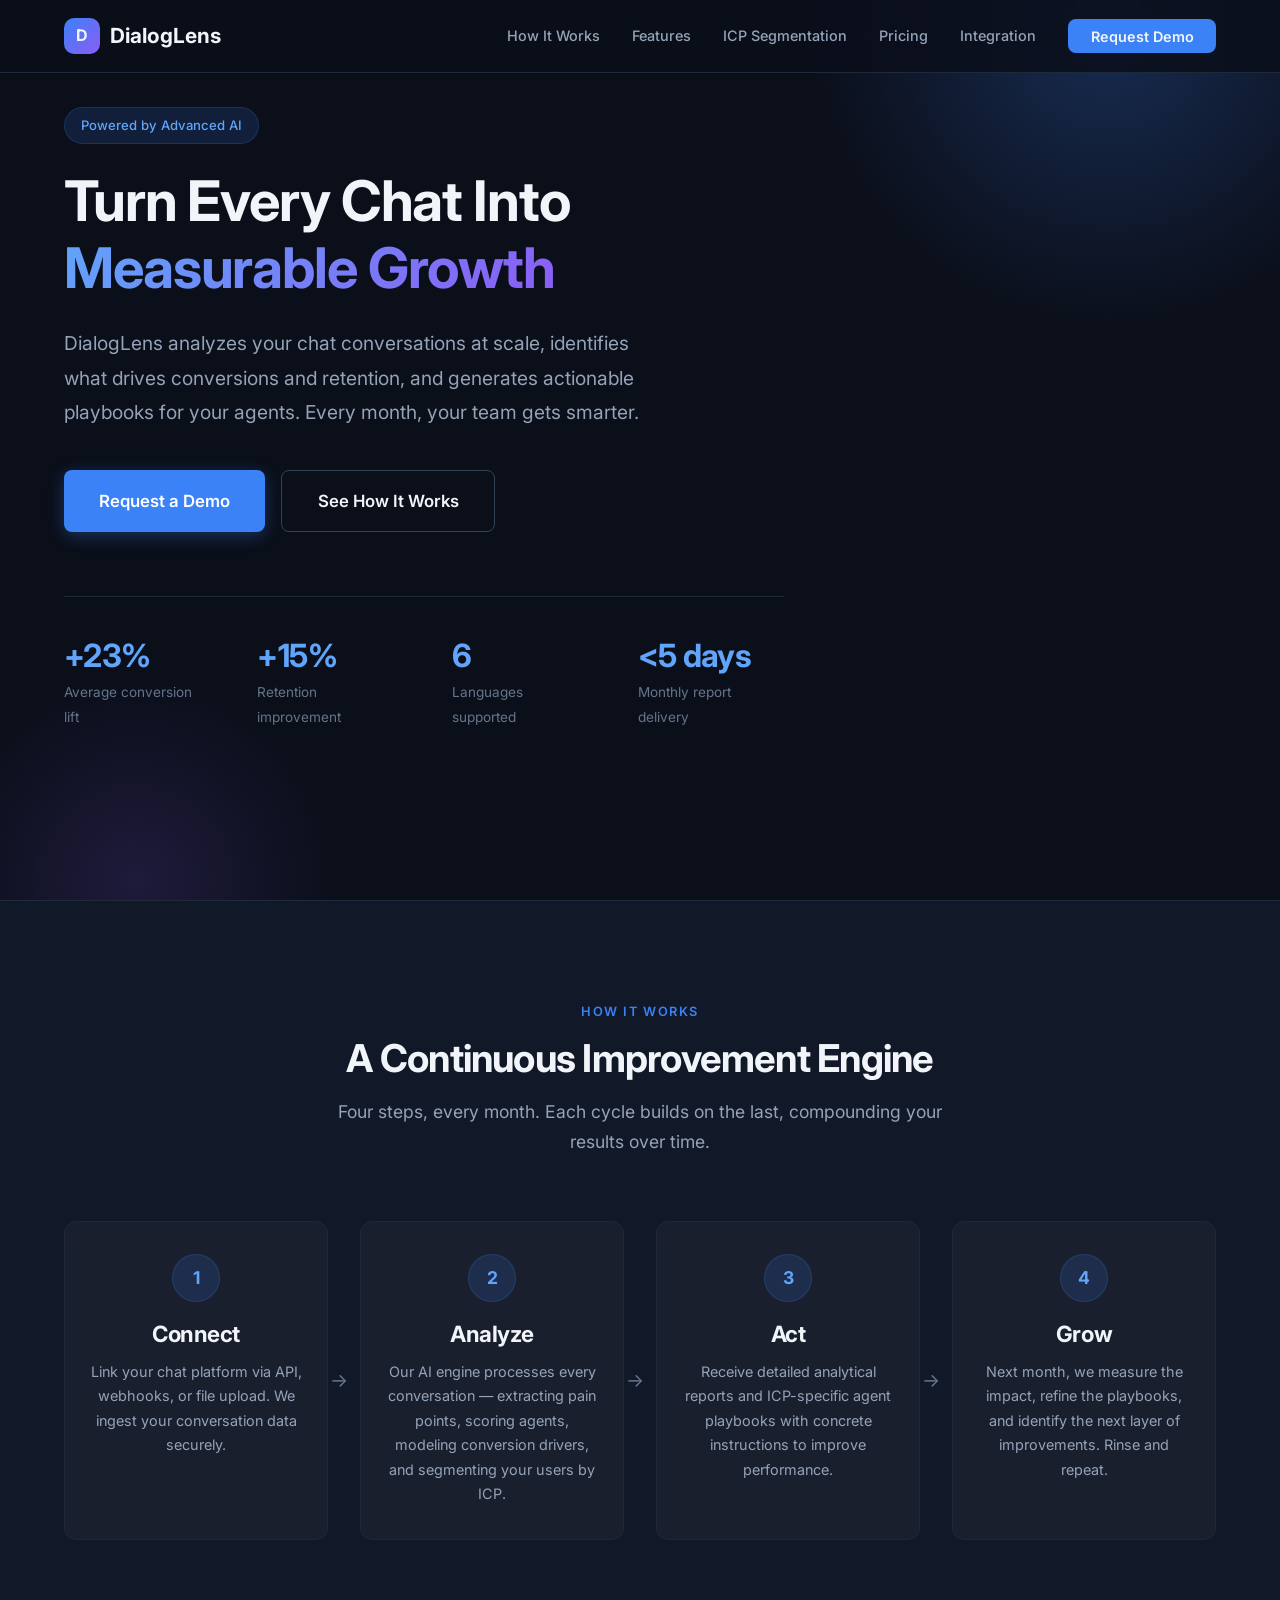
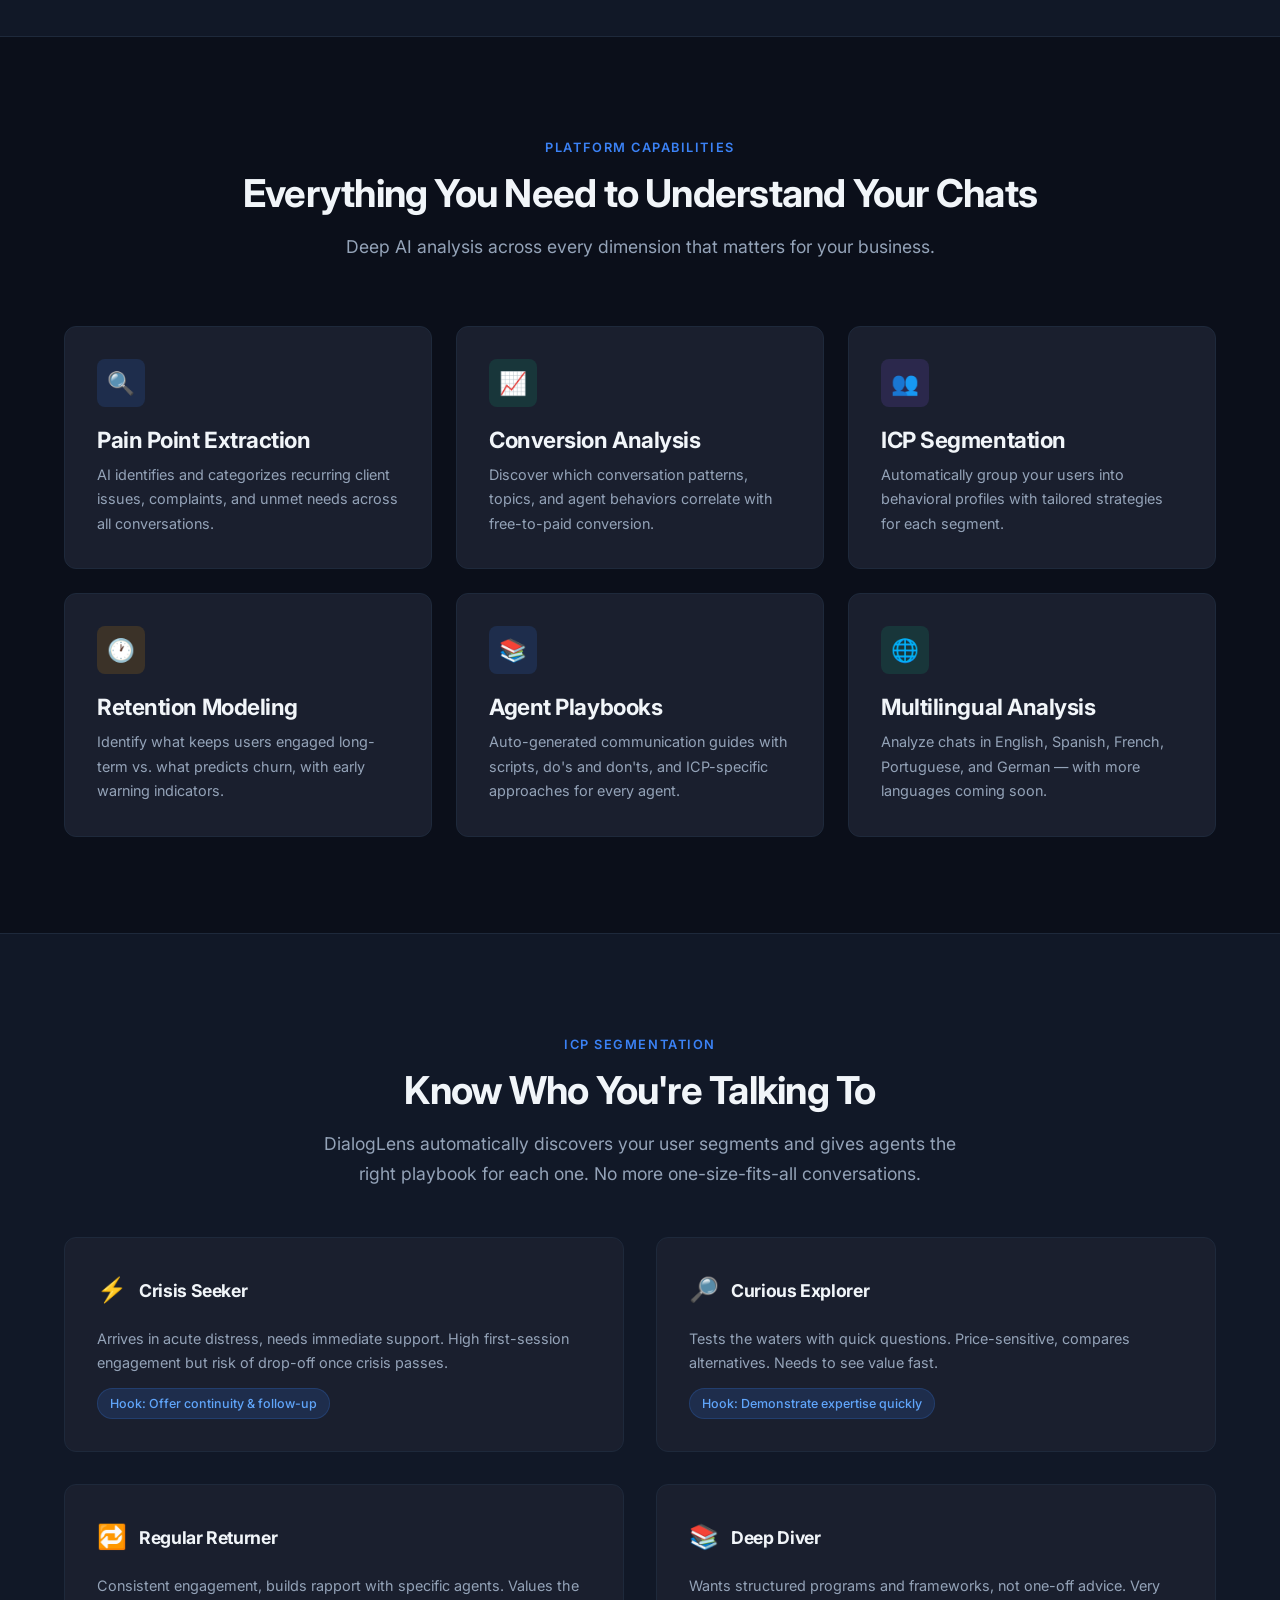
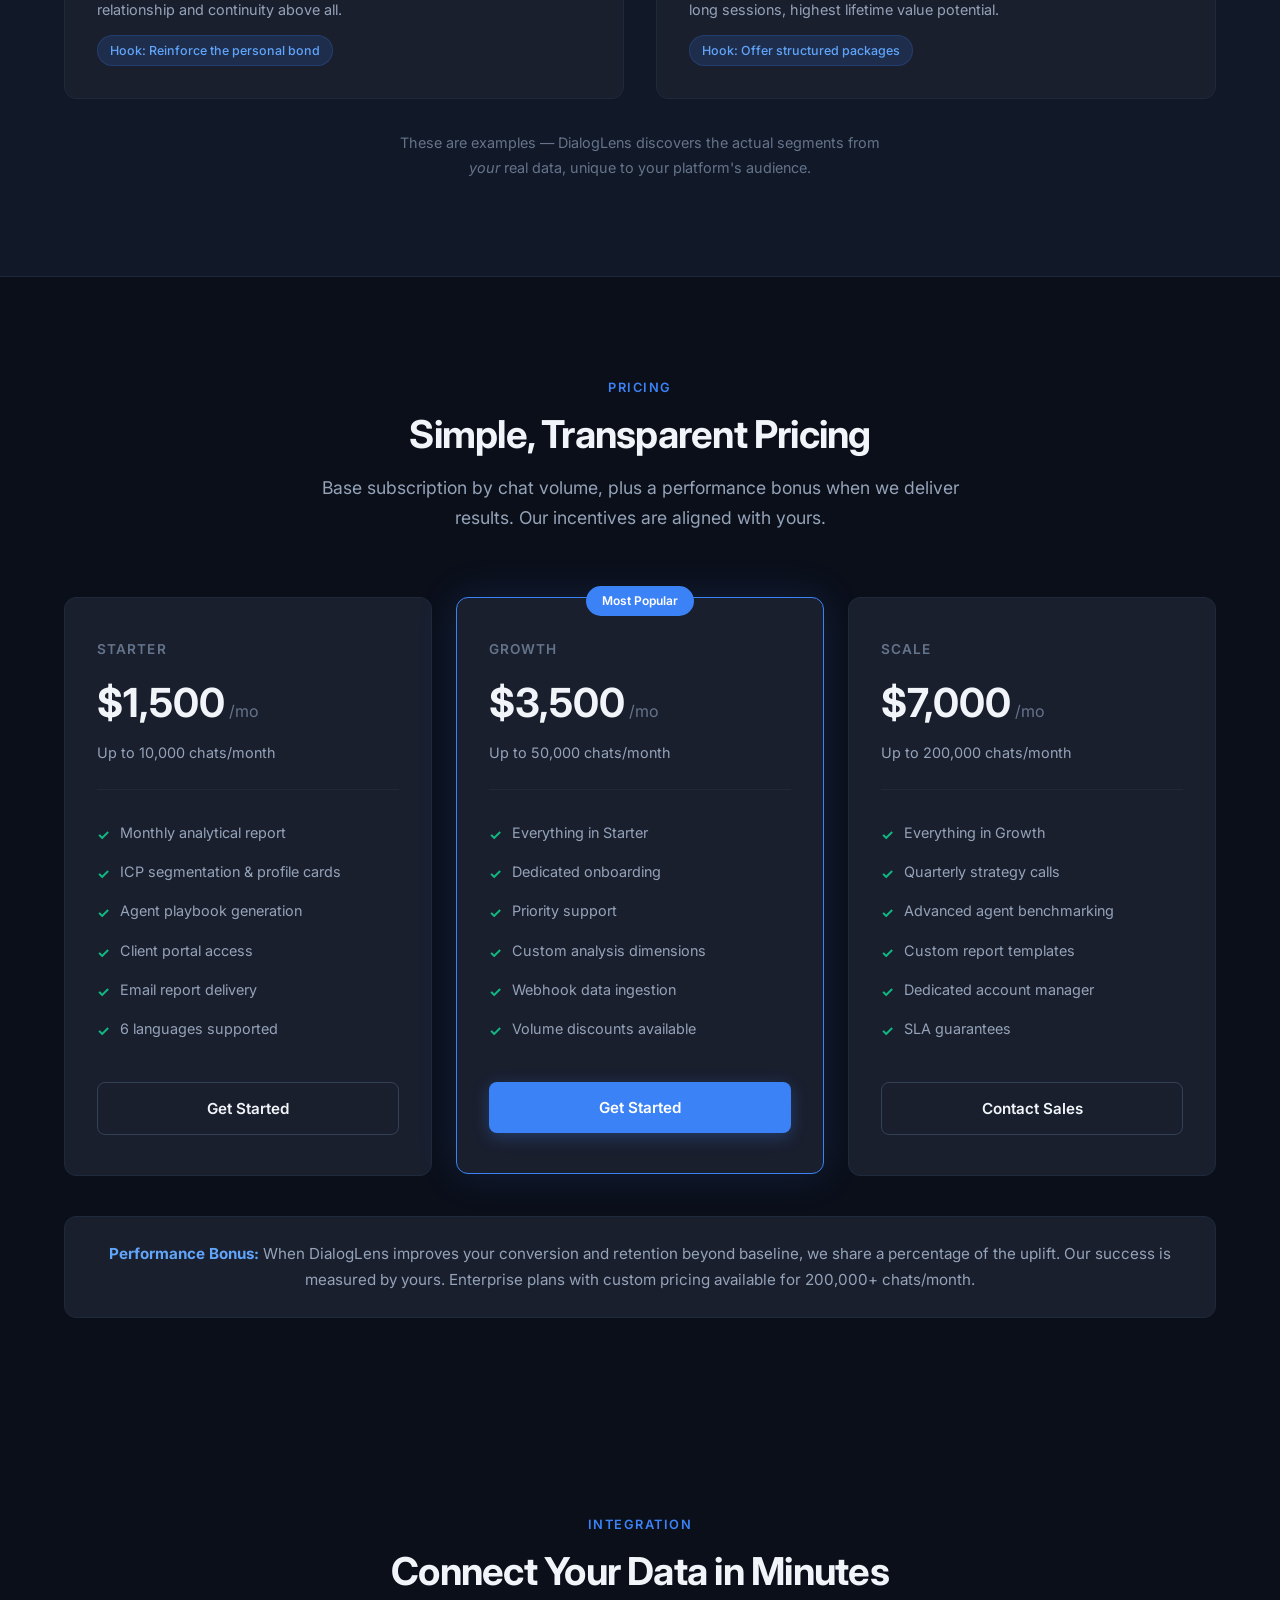
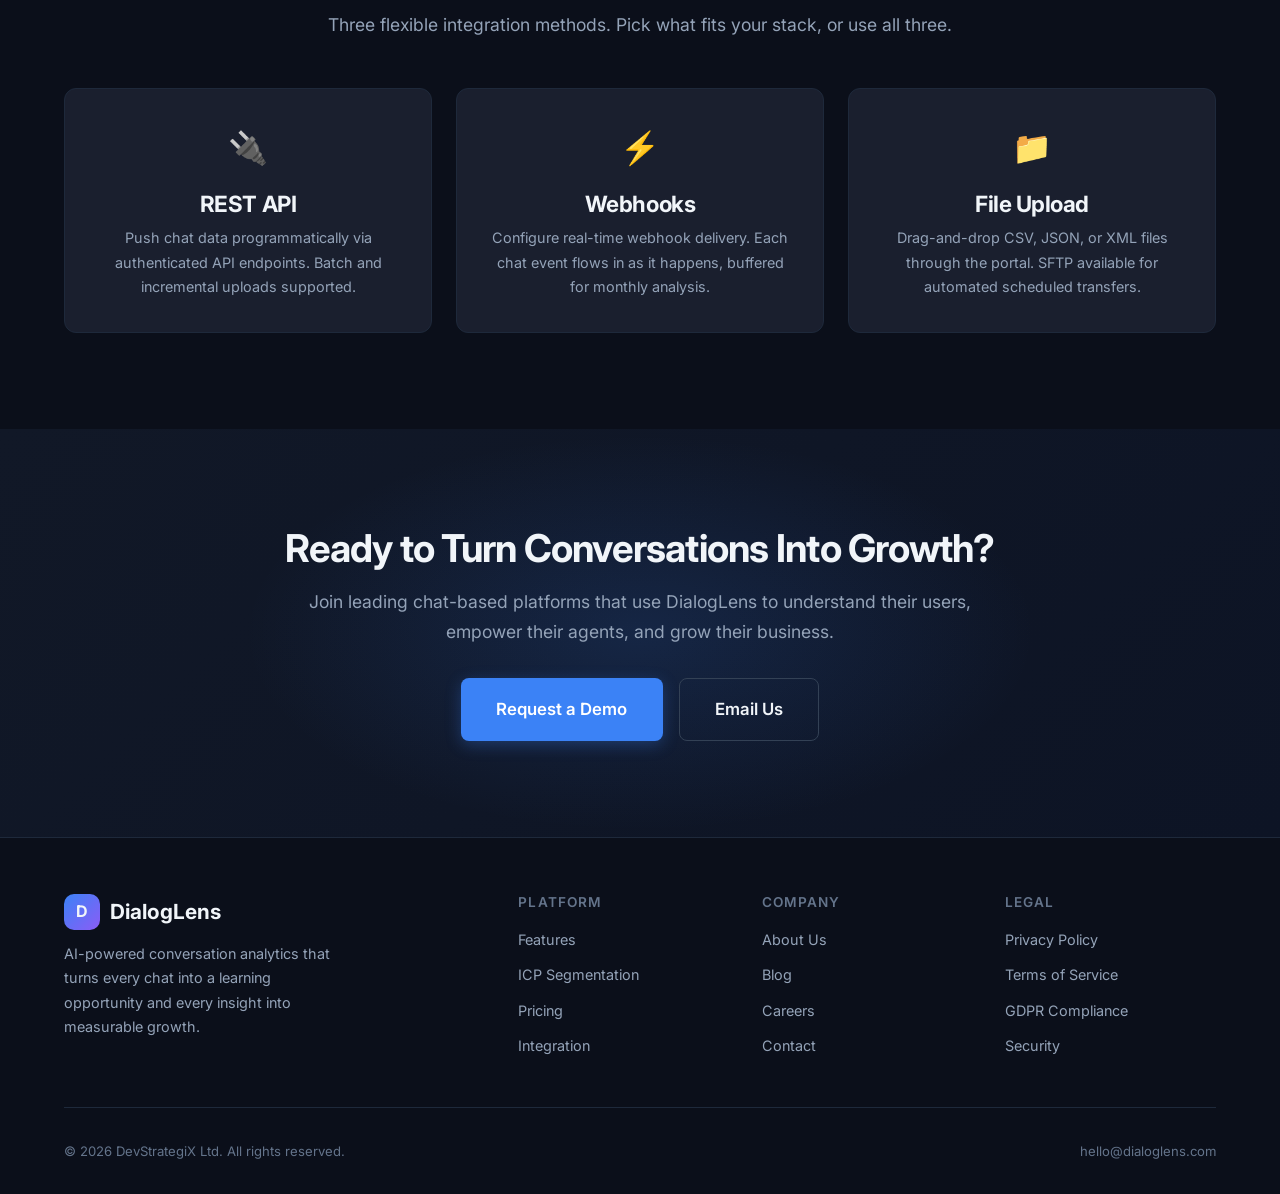
<file: index.html>
<!DOCTYPE html>
<html lang="en">
<head>
  <meta charset="UTF-8">
  <meta name="viewport" content="width=device-width, initial-scale=1.0">
  <title>DialogLens — Conversation Analytics & Agent Performance Platform</title>
  <meta name="description" content="DialogLens turns chat conversations into measurable growth. AI-powered analytics, ICP segmentation, and agent playbooks for chat-based service platforms.">
  <meta property="og:title" content="DialogLens — Turn Conversations into Growth">
  <meta property="og:description" content="AI-powered conversation analytics platform that improves conversion and retention for chat-based services.">
  <meta property="og:type" content="website">
  <meta property="og:url" content="https://dialoglens.com">
  <link rel="preconnect" href="https://fonts.googleapis.com">
  <link rel="preconnect" href="https://fonts.gstatic.com" crossorigin>
  <link href="https://fonts.googleapis.com/css2?family=Inter:wght@400;500;600;700;800&display=swap" rel="stylesheet">
  <link rel="stylesheet" href="styles.css">
</head>
<body>

<!-- ════════════ NAVBAR ════════════ -->
<nav class="navbar">
  <div class="container">
    <a href="/" class="nav-logo">
      <div class="logo-icon">D</div>
      DialogLens
    </a>
    <ul class="nav-links" id="navLinks">
      <li><a href="#how-it-works">How It Works</a></li>
      <li><a href="#features">Features</a></li>
      <li><a href="#icp">ICP Segmentation</a></li>
      <li><a href="#pricing">Pricing</a></li>
      <li><a href="#integration">Integration</a></li>
      <li><a href="contact.html" class="nav-cta">Request Demo</a></li>
    </ul>
    <button class="nav-toggle" id="navToggle" aria-label="Toggle navigation">
      <span></span><span></span><span></span>
    </button>
  </div>
</nav>

<!-- ════════════ HERO ════════════ -->
<section class="hero" id="hero">
  <div class="container">
    <div class="hero-content">
      <div class="hero-badge">Powered by Advanced AI</div>
      <h1>Turn Every Chat Into <span class="gradient-text">Measurable Growth</span></h1>
      <p>DialogLens analyzes your chat conversations at scale, identifies what drives conversions and retention, and generates actionable playbooks for your agents. Every month, your team gets smarter.</p>
      <div class="hero-buttons">
        <a href="contact.html" class="btn btn-primary btn-large">Request a Demo</a>
        <a href="#how-it-works" class="btn btn-secondary btn-large">See How It Works</a>
      </div>
      <div class="hero-stats">
        <div class="hero-stat">
          <h3>+23%</h3>
          <p>Average conversion lift</p>
        </div>
        <div class="hero-stat">
          <h3>+15%</h3>
          <p>Retention improvement</p>
        </div>
        <div class="hero-stat">
          <h3>6</h3>
          <p>Languages supported</p>
        </div>
        <div class="hero-stat">
          <h3>&lt;5 days</h3>
          <p>Monthly report delivery</p>
        </div>
      </div>
    </div>
  </div>
</section>

<!-- ════════════ HOW IT WORKS ════════════ -->
<section class="how-it-works" id="how-it-works">
  <div class="container">
    <div class="section-header">
      <div class="section-label">How It Works</div>
      <h2 class="section-title">A Continuous Improvement Engine</h2>
      <p class="section-subtitle">Four steps, every month. Each cycle builds on the last, compounding your results over time.</p>
    </div>
    <div class="steps-grid">
      <div class="step-card">
        <div class="step-number">1</div>
        <h3>Connect</h3>
        <p>Link your chat platform via API, webhooks, or file upload. We ingest your conversation data securely.</p>
      </div>
      <div class="step-card">
        <div class="step-number">2</div>
        <h3>Analyze</h3>
        <p>Our AI engine processes every conversation &mdash; extracting pain points, scoring agents, modeling conversion drivers, and segmenting your users by ICP.</p>
      </div>
      <div class="step-card">
        <div class="step-number">3</div>
        <h3>Act</h3>
        <p>Receive detailed analytical reports and ICP-specific agent playbooks with concrete instructions to improve performance.</p>
      </div>
      <div class="step-card">
        <div class="step-number">4</div>
        <h3>Grow</h3>
        <p>Next month, we measure the impact, refine the playbooks, and identify the next layer of improvements. Rinse and repeat.</p>
      </div>
    </div>
  </div>
</section>

<!-- ════════════ FEATURES ════════════ -->
<section class="features" id="features">
  <div class="container">
    <div class="section-header">
      <div class="section-label">Platform Capabilities</div>
      <h2 class="section-title">Everything You Need to Understand Your Chats</h2>
      <p class="section-subtitle">Deep AI analysis across every dimension that matters for your business.</p>
    </div>
    <div class="features-grid">
      <div class="feature-card">
        <div class="feature-icon blue">&#128269;</div>
        <h3>Pain Point Extraction</h3>
        <p>AI identifies and categorizes recurring client issues, complaints, and unmet needs across all conversations.</p>
      </div>
      <div class="feature-card">
        <div class="feature-icon green">&#128200;</div>
        <h3>Conversion Analysis</h3>
        <p>Discover which conversation patterns, topics, and agent behaviors correlate with free-to-paid conversion.</p>
      </div>
      <div class="feature-card">
        <div class="feature-icon purple">&#128101;</div>
        <h3>ICP Segmentation</h3>
        <p>Automatically group your users into behavioral profiles with tailored strategies for each segment.</p>
      </div>
      <div class="feature-card">
        <div class="feature-icon warning">&#128336;</div>
        <h3>Retention Modeling</h3>
        <p>Identify what keeps users engaged long-term vs. what predicts churn, with early warning indicators.</p>
      </div>
      <div class="feature-card">
        <div class="feature-icon blue">&#128218;</div>
        <h3>Agent Playbooks</h3>
        <p>Auto-generated communication guides with scripts, do's and don'ts, and ICP-specific approaches for every agent.</p>
      </div>
      <div class="feature-card">
        <div class="feature-icon green">&#127760;</div>
        <h3>Multilingual Analysis</h3>
        <p>Analyze chats in English, Spanish, French, Portuguese, and German &mdash; with more languages coming soon.</p>
      </div>
    </div>
  </div>
</section>

<!-- ════════════ ICP SEGMENTATION ════════════ -->
<section class="icp-section" id="icp">
  <div class="container">
    <div class="section-header">
      <div class="section-label">ICP Segmentation</div>
      <h2 class="section-title">Know Who You're Talking To</h2>
      <p class="section-subtitle">DialogLens automatically discovers your user segments and gives agents the right playbook for each one. No more one-size-fits-all conversations.</p>
    </div>
    <div class="icp-grid">
      <div class="icp-card">
        <div class="icp-card-header">
          <span class="icon">&#9889;</span>
          <h3>Crisis Seeker</h3>
        </div>
        <p>Arrives in acute distress, needs immediate support. High first-session engagement but risk of drop-off once crisis passes.</p>
        <span class="tag">Hook: Offer continuity &amp; follow-up</span>
      </div>
      <div class="icp-card">
        <div class="icp-card-header">
          <span class="icon">&#128270;</span>
          <h3>Curious Explorer</h3>
        </div>
        <p>Tests the waters with quick questions. Price-sensitive, compares alternatives. Needs to see value fast.</p>
        <span class="tag">Hook: Demonstrate expertise quickly</span>
      </div>
      <div class="icp-card">
        <div class="icp-card-header">
          <span class="icon">&#128257;</span>
          <h3>Regular Returner</h3>
        </div>
        <p>Consistent engagement, builds rapport with specific agents. Values the relationship and continuity above all.</p>
        <span class="tag">Hook: Reinforce the personal bond</span>
      </div>
      <div class="icp-card">
        <div class="icp-card-header">
          <span class="icon">&#128218;</span>
          <h3>Deep Diver</h3>
        </div>
        <p>Wants structured programs and frameworks, not one-off advice. Very long sessions, highest lifetime value potential.</p>
        <span class="tag">Hook: Offer structured packages</span>
      </div>
    </div>
    <p style="text-align:center; margin:2rem auto 0; font-size:0.9rem; color:var(--text-muted); max-width:500px;">
      These are examples &mdash; DialogLens discovers the actual segments from <em>your</em> real data, unique to your platform's audience.
    </p>
  </div>
</section>

<!-- ════════════ PRICING ════════════ -->
<section class="pricing" id="pricing">
  <div class="container">
    <div class="section-header">
      <div class="section-label">Pricing</div>
      <h2 class="section-title">Simple, Transparent Pricing</h2>
      <p class="section-subtitle">Base subscription by chat volume, plus a performance bonus when we deliver results. Our incentives are aligned with yours.</p>
    </div>
    <div class="pricing-grid">
      <div class="pricing-card">
        <div class="pricing-tier">Starter</div>
        <div class="pricing-price">$1,500<span> /mo</span></div>
        <div class="pricing-desc">Up to 10,000 chats/month</div>
        <ul class="pricing-features">
          <li>Monthly analytical report</li>
          <li>ICP segmentation &amp; profile cards</li>
          <li>Agent playbook generation</li>
          <li>Client portal access</li>
          <li>Email report delivery</li>
          <li>6 languages supported</li>
        </ul>
        <a href="contact.html" class="btn btn-secondary">Get Started</a>
      </div>
      <div class="pricing-card featured">
        <div class="pricing-tier">Growth</div>
        <div class="pricing-price">$3,500<span> /mo</span></div>
        <div class="pricing-desc">Up to 50,000 chats/month</div>
        <ul class="pricing-features">
          <li>Everything in Starter</li>
          <li>Dedicated onboarding</li>
          <li>Priority support</li>
          <li>Custom analysis dimensions</li>
          <li>Webhook data ingestion</li>
          <li>Volume discounts available</li>
        </ul>
        <a href="contact.html" class="btn btn-primary">Get Started</a>
      </div>
      <div class="pricing-card">
        <div class="pricing-tier">Scale</div>
        <div class="pricing-price">$7,000<span> /mo</span></div>
        <div class="pricing-desc">Up to 200,000 chats/month</div>
        <ul class="pricing-features">
          <li>Everything in Growth</li>
          <li>Quarterly strategy calls</li>
          <li>Advanced agent benchmarking</li>
          <li>Custom report templates</li>
          <li>Dedicated account manager</li>
          <li>SLA guarantees</li>
        </ul>
        <a href="contact.html" class="btn btn-secondary">Contact Sales</a>
      </div>
    </div>
    <div class="pricing-bonus">
      <p><strong>Performance Bonus:</strong> When DialogLens improves your conversion and retention beyond baseline, we share a percentage of the uplift. Our success is measured by yours. Enterprise plans with custom pricing available for 200,000+ chats/month.</p>
    </div>
  </div>
</section>

<!-- ════════════ INTEGRATION ════════════ -->
<section class="integration" id="integration">
  <div class="container">
    <div class="section-header">
      <div class="section-label">Integration</div>
      <h2 class="section-title">Connect Your Data in Minutes</h2>
      <p class="section-subtitle">Three flexible integration methods. Pick what fits your stack, or use all three.</p>
    </div>
    <div class="integration-methods">
      <div class="integration-card">
        <div class="icon">&#128268;</div>
        <h3>REST API</h3>
        <p>Push chat data programmatically via authenticated API endpoints. Batch and incremental uploads supported.</p>
      </div>
      <div class="integration-card">
        <div class="icon">&#9889;</div>
        <h3>Webhooks</h3>
        <p>Configure real-time webhook delivery. Each chat event flows in as it happens, buffered for monthly analysis.</p>
      </div>
      <div class="integration-card">
        <div class="icon">&#128193;</div>
        <h3>File Upload</h3>
        <p>Drag-and-drop CSV, JSON, or XML files through the portal. SFTP available for automated scheduled transfers.</p>
      </div>
    </div>
  </div>
</section>

<!-- ════════════ CTA ════════════ -->
<section class="cta-section">
  <div class="container">
    <h2>Ready to Turn Conversations Into Growth?</h2>
    <p>Join leading chat-based platforms that use DialogLens to understand their users, empower their agents, and grow their business.</p>
    <div class="cta-buttons">
      <a href="contact.html" class="btn btn-primary btn-large">Request a Demo</a>
      <a href="mailto:hello@dialoglens.com" class="btn btn-secondary btn-large">Email Us</a>
    </div>
  </div>
</section>

<!-- ════════════ FOOTER ════════════ -->
<footer class="footer">
  <div class="container">
    <div class="footer-grid">
      <div class="footer-brand">
        <a href="/" class="nav-logo">
          <div class="logo-icon">D</div>
          DialogLens
        </a>
        <p>AI-powered conversation analytics that turns every chat into a learning opportunity and every insight into measurable growth.</p>
      </div>
      <div class="footer-col">
        <h4>Platform</h4>
        <ul>
          <li><a href="#features">Features</a></li>
          <li><a href="#icp">ICP Segmentation</a></li>
          <li><a href="#pricing">Pricing</a></li>
          <li><a href="#integration">Integration</a></li>
        </ul>
      </div>
      <div class="footer-col">
        <h4>Company</h4>
        <ul>
          <li><a href="#">About Us</a></li>
          <li><a href="#">Blog</a></li>
          <li><a href="#">Careers</a></li>
          <li><a href="contact.html">Contact</a></li>
        </ul>
      </div>
      <div class="footer-col">
        <h4>Legal</h4>
        <ul>
          <li><a href="#">Privacy Policy</a></li>
          <li><a href="#">Terms of Service</a></li>
          <li><a href="#">GDPR Compliance</a></li>
          <li><a href="#">Security</a></li>
        </ul>
      </div>
    </div>
    <div class="footer-bottom">
      <span>&copy; 2026 DevStrategiX Ltd. All rights reserved.</span>
      <span>hello@dialoglens.com</span>
    </div>
  </div>
</footer>

<script>
  // Mobile nav toggle
  const toggle = document.getElementById('navToggle');
  const links = document.getElementById('navLinks');
  toggle.addEventListener('click', () => links.classList.toggle('active'));

  // Close mobile nav on link click
  links.querySelectorAll('a').forEach(a => {
    a.addEventListener('click', () => links.classList.remove('active'));
  });

  // Smooth scroll offset for fixed nav
  document.querySelectorAll('a[href^="#"]').forEach(anchor => {
    anchor.addEventListener('click', function(e) {
      e.preventDefault();
      const target = document.querySelector(this.getAttribute('href'));
      if (target) {
        const offset = 80;
        const top = target.getBoundingClientRect().top + window.pageYOffset - offset;
        window.scrollTo({ top, behavior: 'smooth' });
      }
    });
  });
</script>

</body>
</html>
</file>
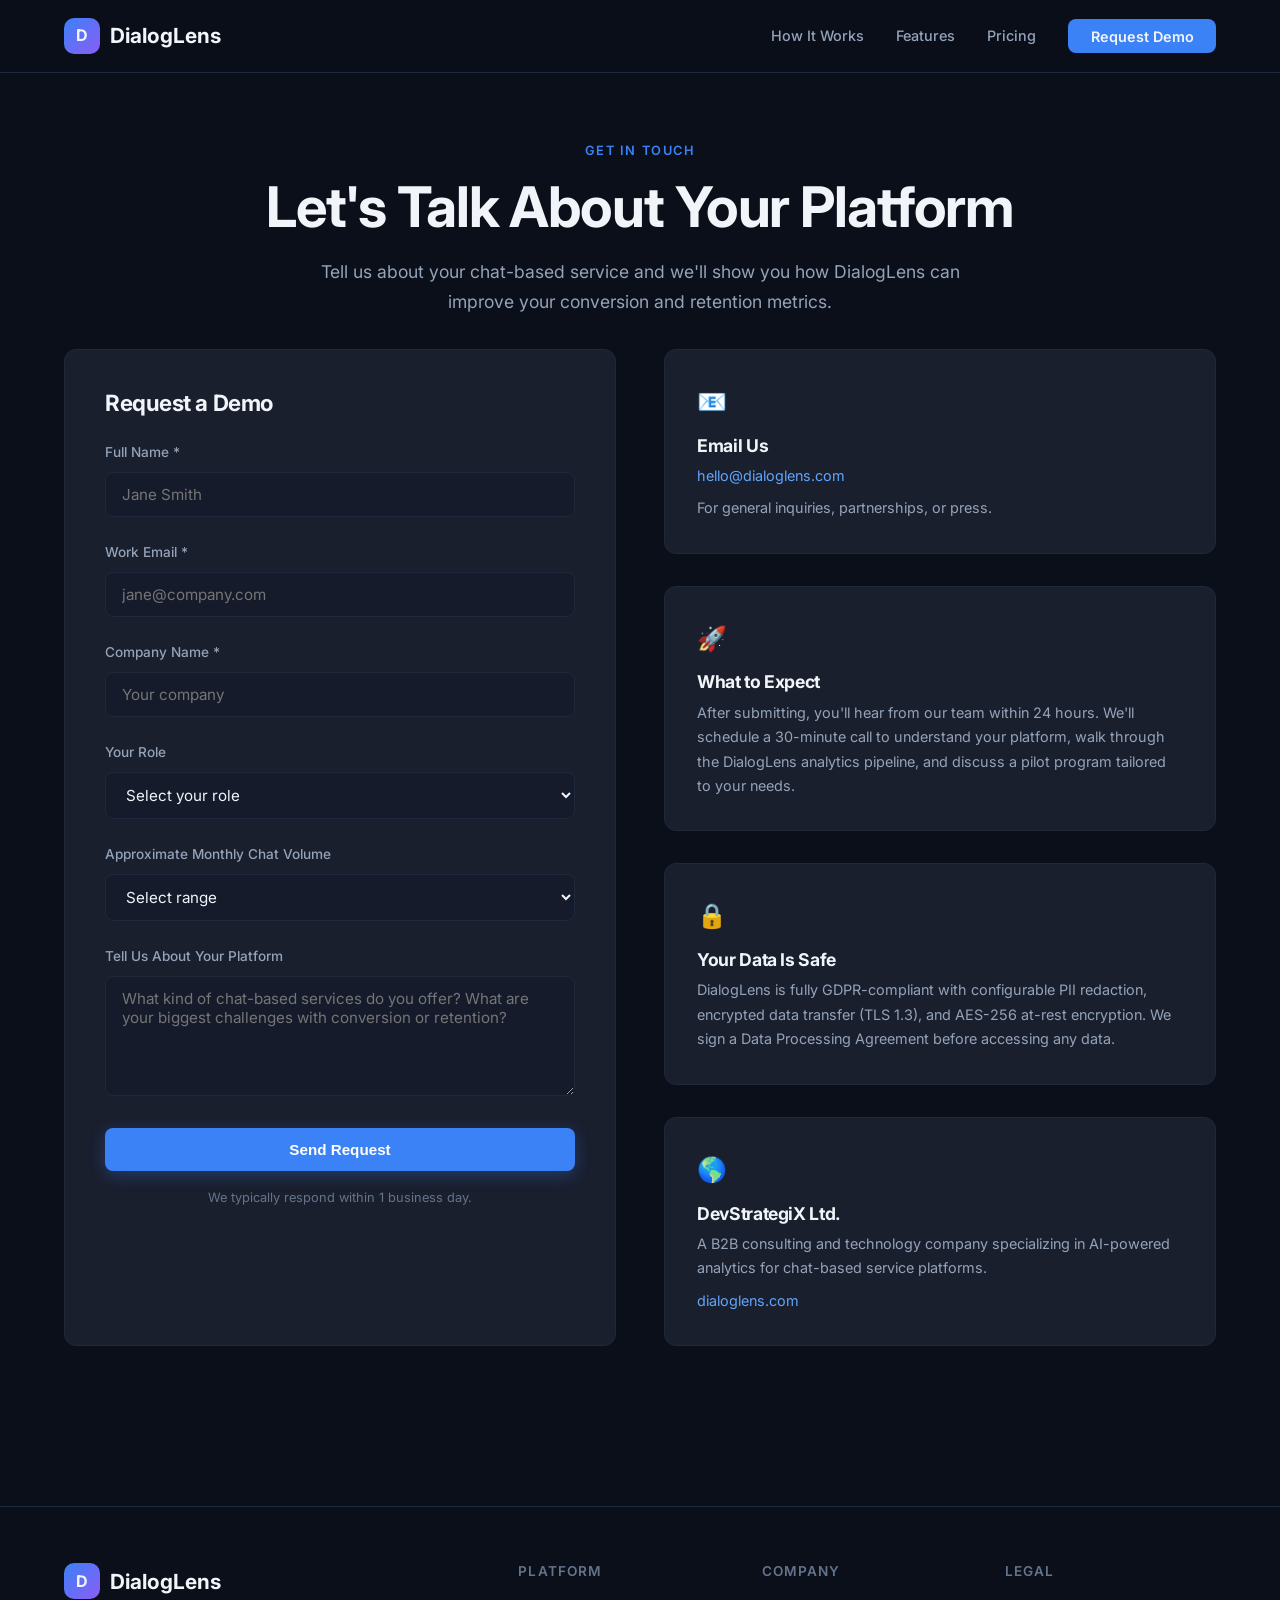
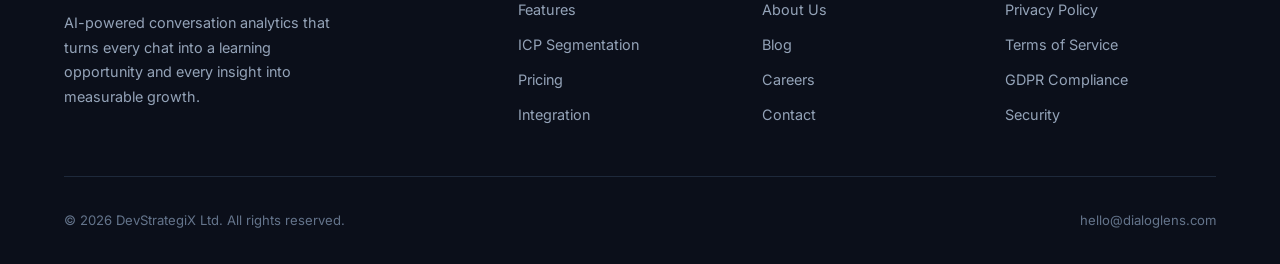
<file: contact.html>
<!DOCTYPE html>
<html lang="en">
<head>
  <meta charset="UTF-8">
  <meta name="viewport" content="width=device-width, initial-scale=1.0">
  <title>Request a Demo — DialogLens</title>
  <meta name="description" content="Get in touch with DialogLens. Request a demo, ask questions, or start your free conversation analytics pilot.">
  <link rel="preconnect" href="https://fonts.googleapis.com">
  <link rel="preconnect" href="https://fonts.gstatic.com" crossorigin>
  <link href="https://fonts.googleapis.com/css2?family=Inter:wght@400;500;600;700;800&display=swap" rel="stylesheet">
  <link rel="stylesheet" href="styles.css">
</head>
<body>

<!-- ════════════ NAVBAR ════════════ -->
<nav class="navbar">
  <div class="container">
    <a href="index.html" class="nav-logo">
      <div class="logo-icon">D</div>
      DialogLens
    </a>
    <ul class="nav-links" id="navLinks">
      <li><a href="index.html#how-it-works">How It Works</a></li>
      <li><a href="index.html#features">Features</a></li>
      <li><a href="index.html#pricing">Pricing</a></li>
      <li><a href="contact.html" class="nav-cta">Request Demo</a></li>
    </ul>
    <button class="nav-toggle" id="navToggle" aria-label="Toggle navigation">
      <span></span><span></span><span></span>
    </button>
  </div>
</nav>

<!-- ════════════ CONTACT HERO ════════════ -->
<section class="contact-hero">
  <div class="container">
    <div class="section-label">Get in Touch</div>
    <h1>Let's Talk About Your Platform</h1>
    <p>Tell us about your chat-based service and we'll show you how DialogLens can improve your conversion and retention metrics.</p>
  </div>
</section>

<!-- ════════════ CONTACT CONTENT ════════════ -->
<section style="padding-top:0;">
  <div class="container">
    <div class="contact-grid">

      <!-- Form -->
      <div class="contact-form-card">
        <h3 style="margin-bottom:1.5rem;">Request a Demo</h3>
        <form action="mailto:hello@dialoglens.com" method="POST" enctype="text/plain">
          <div class="form-group">
            <label for="name">Full Name *</label>
            <input type="text" id="name" name="name" placeholder="Jane Smith" required>
          </div>
          <div class="form-group">
            <label for="email">Work Email *</label>
            <input type="email" id="email" name="email" placeholder="jane@company.com" required>
          </div>
          <div class="form-group">
            <label for="company">Company Name *</label>
            <input type="text" id="company" name="company" placeholder="Your company" required>
          </div>
          <div class="form-group">
            <label for="role">Your Role</label>
            <select id="role" name="role">
              <option value="" disabled selected>Select your role</option>
              <option value="cto">CTO / VP Engineering</option>
              <option value="product">Product Manager / Owner</option>
              <option value="operations">Operations / Team Lead</option>
              <option value="founder">Founder / CEO</option>
              <option value="other">Other</option>
            </select>
          </div>
          <div class="form-group">
            <label for="volume">Approximate Monthly Chat Volume</label>
            <select id="volume" name="volume">
              <option value="" disabled selected>Select range</option>
              <option value="<5k">Less than 5,000</option>
              <option value="5k-10k">5,000 &ndash; 10,000</option>
              <option value="10k-50k">10,000 &ndash; 50,000</option>
              <option value="50k-200k">50,000 &ndash; 200,000</option>
              <option value="200k+">200,000+</option>
            </select>
          </div>
          <div class="form-group">
            <label for="message">Tell Us About Your Platform</label>
            <textarea id="message" name="message" placeholder="What kind of chat-based services do you offer? What are your biggest challenges with conversion or retention?"></textarea>
          </div>
          <button type="submit" class="btn btn-primary" style="width:100%; justify-content:center;">Send Request</button>
        </form>
        <p style="font-size:0.8rem; color:var(--text-muted); margin-top:1rem; text-align:center;">
          We typically respond within 1 business day.
        </p>
      </div>

      <!-- Info cards -->
      <div class="contact-info">
        <div class="contact-info-card">
          <div class="icon">&#128231;</div>
          <h3>Email Us</h3>
          <p><a href="mailto:hello@dialoglens.com">hello@dialoglens.com</a></p>
          <p style="margin-top:0.5rem;">For general inquiries, partnerships, or press.</p>
        </div>
        <div class="contact-info-card">
          <div class="icon">&#128640;</div>
          <h3>What to Expect</h3>
          <p>After submitting, you'll hear from our team within 24 hours. We'll schedule a 30-minute call to understand your platform, walk through the DialogLens analytics pipeline, and discuss a pilot program tailored to your needs.</p>
        </div>
        <div class="contact-info-card">
          <div class="icon">&#128274;</div>
          <h3>Your Data Is Safe</h3>
          <p>DialogLens is fully GDPR-compliant with configurable PII redaction, encrypted data transfer (TLS 1.3), and AES-256 at-rest encryption. We sign a Data Processing Agreement before accessing any data.</p>
        </div>
        <div class="contact-info-card">
          <div class="icon">&#127758;</div>
          <h3>DevStrategiX Ltd.</h3>
          <p>A B2B consulting and technology company specializing in AI-powered analytics for chat-based service platforms.</p>
          <p style="margin-top:0.5rem;"><a href="https://dialoglens.com">dialoglens.com</a></p>
        </div>
      </div>

    </div>
  </div>
</section>

<!-- ════════════ FOOTER ════════════ -->
<footer class="footer">
  <div class="container">
    <div class="footer-grid">
      <div class="footer-brand">
        <a href="index.html" class="nav-logo">
          <div class="logo-icon">D</div>
          DialogLens
        </a>
        <p>AI-powered conversation analytics that turns every chat into a learning opportunity and every insight into measurable growth.</p>
      </div>
      <div class="footer-col">
        <h4>Platform</h4>
        <ul>
          <li><a href="index.html#features">Features</a></li>
          <li><a href="index.html#icp">ICP Segmentation</a></li>
          <li><a href="index.html#pricing">Pricing</a></li>
          <li><a href="index.html#integration">Integration</a></li>
        </ul>
      </div>
      <div class="footer-col">
        <h4>Company</h4>
        <ul>
          <li><a href="#">About Us</a></li>
          <li><a href="#">Blog</a></li>
          <li><a href="#">Careers</a></li>
          <li><a href="contact.html">Contact</a></li>
        </ul>
      </div>
      <div class="footer-col">
        <h4>Legal</h4>
        <ul>
          <li><a href="#">Privacy Policy</a></li>
          <li><a href="#">Terms of Service</a></li>
          <li><a href="#">GDPR Compliance</a></li>
          <li><a href="#">Security</a></li>
        </ul>
      </div>
    </div>
    <div class="footer-bottom">
      <span>&copy; 2026 DevStrategiX Ltd. All rights reserved.</span>
      <span>hello@dialoglens.com</span>
    </div>
  </div>
</footer>

<script>
  const toggle = document.getElementById('navToggle');
  const links = document.getElementById('navLinks');
  toggle.addEventListener('click', () => links.classList.toggle('active'));
  links.querySelectorAll('a').forEach(a => {
    a.addEventListener('click', () => links.classList.remove('active'));
  });
</script>

</body>
</html>
</file>
<file: styles.css>
/* ═══════════════════════════════════════════
   DialogLens — Global Stylesheet
   Dark tech aesthetic  |  dialoglens.com
   ═══════════════════════════════════════════ */

/* ── Reset & Base ── */
*, *::before, *::after { box-sizing: border-box; margin: 0; padding: 0; }

:root {
  /* Backgrounds */
  --bg-primary:    #0B0F1A;
  --bg-secondary:  #111827;
  --bg-card:       #1A1F2E;
  --bg-card-hover: #222840;
  --bg-surface:    #151B2B;

  /* Accents */
  --accent:        #3B82F6;
  --accent-light:  #60A5FA;
  --accent-dark:   #2563EB;
  --accent-glow:   rgba(59, 130, 246, 0.15);
  --accent-glow-strong: rgba(59, 130, 246, 0.25);
  --success:       #10B981;
  --success-glow:  rgba(16, 185, 129, 0.15);
  --warning:       #F59E0B;
  --purple:        #8B5CF6;
  --purple-glow:   rgba(139, 92, 246, 0.15);

  /* Text */
  --text-primary:   #F1F5F9;
  --text-secondary: #94A3B8;
  --text-muted:     #64748B;
  --text-accent:    #60A5FA;

  /* Borders */
  --border:        #1E293B;
  --border-light:  #334155;

  /* Misc */
  --radius:        12px;
  --radius-sm:     8px;
  --radius-lg:     20px;
  --transition:    0.3s cubic-bezier(0.4, 0, 0.2, 1);
  --shadow:        0 4px 24px rgba(0, 0, 0, 0.3);
  --shadow-lg:     0 8px 40px rgba(0, 0, 0, 0.4);
  --max-width:     1200px;
}

html {
  scroll-behavior: smooth;
  font-size: 16px;
}

body {
  font-family: 'Inter', -apple-system, BlinkMacSystemFont, 'Segoe UI', Roboto, sans-serif;
  background: var(--bg-primary);
  color: var(--text-primary);
  line-height: 1.7;
  -webkit-font-smoothing: antialiased;
}

a { color: var(--text-accent); text-decoration: none; transition: color var(--transition); }
a:hover { color: var(--accent-light); }

img { max-width: 100%; display: block; }

/* ── Typography ── */
h1, h2, h3, h4 {
  font-weight: 700;
  line-height: 1.2;
  letter-spacing: -0.02em;
  color: var(--text-primary);
}
h1 { font-size: clamp(2.2rem, 5vw, 3.5rem); }
h2 { font-size: clamp(1.6rem, 3.5vw, 2.4rem); }
h3 { font-size: clamp(1.1rem, 2vw, 1.4rem); }
p  { color: var(--text-secondary); max-width: 680px; }

.section-label {
  display: inline-block;
  font-size: 0.8rem;
  font-weight: 600;
  letter-spacing: 0.12em;
  text-transform: uppercase;
  color: var(--accent);
  margin-bottom: 0.75rem;
}

.section-title { margin-bottom: 1rem; }

.section-subtitle {
  font-size: 1.1rem;
  color: var(--text-secondary);
  max-width: 640px;
}

/* ── Layout ── */
.container {
  width: 100%;
  max-width: var(--max-width);
  margin: 0 auto;
  padding: 0 1.5rem;
}

section {
  padding: 6rem 0;
}

/* ── Navbar ── */
.navbar {
  position: fixed;
  top: 0; left: 0; right: 0;
  z-index: 100;
  background: rgba(11, 15, 26, 0.85);
  backdrop-filter: blur(16px);
  border-bottom: 1px solid var(--border);
  transition: background var(--transition);
}

.navbar .container {
  display: flex;
  align-items: center;
  justify-content: space-between;
  height: 72px;
}

.nav-logo {
  display: flex;
  align-items: center;
  gap: 0.6rem;
  font-size: 1.3rem;
  font-weight: 700;
  color: var(--text-primary);
}

.nav-logo .logo-icon {
  width: 36px;
  height: 36px;
  background: linear-gradient(135deg, var(--accent), var(--purple));
  border-radius: 10px;
  display: flex;
  align-items: center;
  justify-content: center;
  font-size: 1rem;
}

.nav-links {
  display: flex;
  align-items: center;
  gap: 2rem;
  list-style: none;
}

.nav-links a {
  font-size: 0.9rem;
  font-weight: 500;
  color: var(--text-secondary);
  transition: color var(--transition);
}

.nav-links a:hover { color: var(--text-primary); }

.nav-cta {
  background: var(--accent);
  color: var(--text-primary) !important;
  padding: 0.55rem 1.4rem;
  border-radius: var(--radius-sm);
  font-weight: 600 !important;
  transition: background var(--transition), transform var(--transition);
}

.nav-cta:hover {
  background: var(--accent-dark);
  transform: translateY(-1px);
}

/* Mobile nav toggle */
.nav-toggle {
  display: none;
  flex-direction: column;
  gap: 5px;
  background: none;
  border: none;
  cursor: pointer;
  padding: 4px;
}
.nav-toggle span {
  display: block;
  width: 24px;
  height: 2px;
  background: var(--text-secondary);
  border-radius: 2px;
  transition: var(--transition);
}

/* ── Buttons ── */
.btn {
  display: inline-flex;
  align-items: center;
  gap: 0.5rem;
  padding: 0.8rem 1.8rem;
  border-radius: var(--radius-sm);
  font-size: 0.95rem;
  font-weight: 600;
  border: none;
  cursor: pointer;
  transition: all var(--transition);
  text-decoration: none;
}

.btn-primary {
  background: var(--accent);
  color: white;
  box-shadow: 0 4px 16px rgba(59, 130, 246, 0.3);
}
.btn-primary:hover {
  background: var(--accent-dark);
  transform: translateY(-2px);
  box-shadow: 0 6px 24px rgba(59, 130, 246, 0.4);
  color: white;
}

.btn-secondary {
  background: transparent;
  color: var(--text-primary);
  border: 1px solid var(--border-light);
}
.btn-secondary:hover {
  background: var(--bg-card);
  border-color: var(--accent);
  color: var(--text-primary);
}

.btn-large {
  padding: 1rem 2.2rem;
  font-size: 1.05rem;
}

/* ── Hero ── */
.hero {
  min-height: 100vh;
  display: flex;
  align-items: center;
  position: relative;
  overflow: hidden;
  padding-top: 72px;
}

.hero::before {
  content: '';
  position: absolute;
  top: -30%;
  right: -10%;
  width: 600px;
  height: 600px;
  background: radial-gradient(circle, var(--accent-glow-strong) 0%, transparent 70%);
  border-radius: 50%;
  pointer-events: none;
}

.hero::after {
  content: '';
  position: absolute;
  bottom: -20%;
  left: -5%;
  width: 400px;
  height: 400px;
  background: radial-gradient(circle, var(--purple-glow) 0%, transparent 70%);
  border-radius: 50%;
  pointer-events: none;
}

.hero .container {
  position: relative;
  z-index: 1;
}

.hero-content {
  max-width: 720px;
}

.hero-badge {
  display: inline-flex;
  align-items: center;
  gap: 0.5rem;
  padding: 0.4rem 1rem;
  background: var(--accent-glow);
  border: 1px solid rgba(59, 130, 246, 0.2);
  border-radius: 99px;
  font-size: 0.82rem;
  font-weight: 500;
  color: var(--accent-light);
  margin-bottom: 1.5rem;
}

.hero h1 {
  margin-bottom: 1.5rem;
}

.hero h1 .gradient-text {
  background: linear-gradient(135deg, var(--accent-light), var(--purple));
  -webkit-background-clip: text;
  -webkit-text-fill-color: transparent;
  background-clip: text;
}

.hero p {
  font-size: 1.2rem;
  line-height: 1.8;
  margin-bottom: 2.5rem;
  max-width: 580px;
}

.hero-buttons {
  display: flex;
  gap: 1rem;
  flex-wrap: wrap;
}

.hero-stats {
  display: flex;
  gap: 3rem;
  margin-top: 4rem;
  padding-top: 2.5rem;
  border-top: 1px solid var(--border);
}

.hero-stat h3 {
  font-size: 2rem;
  color: var(--accent-light);
  margin-bottom: 0.3rem;
}

.hero-stat p {
  font-size: 0.85rem;
  color: var(--text-muted);
}

/* ── How It Works ── */
.how-it-works {
  background: var(--bg-secondary);
  border-top: 1px solid var(--border);
  border-bottom: 1px solid var(--border);
}

.how-it-works .section-header {
  text-align: center;
  margin-bottom: 4rem;
}

.how-it-works .section-subtitle {
  margin: 0 auto;
}

.steps-grid {
  display: grid;
  grid-template-columns: repeat(4, 1fr);
  gap: 2rem;
  position: relative;
}

.step-card {
  background: var(--bg-card);
  border: 1px solid var(--border);
  border-radius: var(--radius);
  padding: 2rem 1.5rem;
  text-align: center;
  transition: all var(--transition);
  position: relative;
}

.step-card:hover {
  border-color: var(--accent);
  background: var(--bg-card-hover);
  transform: translateY(-4px);
  box-shadow: var(--shadow);
}

.step-number {
  width: 48px;
  height: 48px;
  background: var(--accent-glow);
  border: 1px solid rgba(59, 130, 246, 0.2);
  border-radius: 50%;
  display: flex;
  align-items: center;
  justify-content: center;
  margin: 0 auto 1.2rem;
  font-size: 1.1rem;
  font-weight: 700;
  color: var(--accent-light);
}

.step-card h3 {
  margin-bottom: 0.75rem;
}

.step-card p {
  font-size: 0.9rem;
  margin: 0 auto;
}

/* connector arrows between steps */
.step-card:not(:last-child)::after {
  content: '\2192';
  position: absolute;
  right: -1.3rem;
  top: 50%;
  transform: translateY(-50%);
  font-size: 1.2rem;
  color: var(--text-muted);
  z-index: 2;
}

/* ── Features ── */
.features .section-header {
  text-align: center;
  margin-bottom: 4rem;
}
.features .section-subtitle { margin: 0 auto; }

.features-grid {
  display: grid;
  grid-template-columns: repeat(3, 1fr);
  gap: 1.5rem;
}

.feature-card {
  background: var(--bg-card);
  border: 1px solid var(--border);
  border-radius: var(--radius);
  padding: 2rem;
  transition: all var(--transition);
}

.feature-card:hover {
  border-color: var(--accent);
  transform: translateY(-3px);
  box-shadow: var(--shadow);
}

.feature-icon {
  width: 48px;
  height: 48px;
  border-radius: var(--radius-sm);
  display: flex;
  align-items: center;
  justify-content: center;
  font-size: 1.4rem;
  margin-bottom: 1.2rem;
}

.feature-icon.blue    { background: var(--accent-glow); }
.feature-icon.green   { background: var(--success-glow); }
.feature-icon.purple  { background: var(--purple-glow); }
.feature-icon.warning { background: rgba(245, 158, 11, 0.15); }

.feature-card h3 { margin-bottom: 0.6rem; }
.feature-card p  { font-size: 0.9rem; }

/* ── ICP Section ── */
.icp-section {
  background: var(--bg-secondary);
  border-top: 1px solid var(--border);
  border-bottom: 1px solid var(--border);
}

.icp-section .section-header {
  text-align: center;
  margin-bottom: 3rem;
}
.icp-section .section-subtitle { margin: 0 auto; }

.icp-grid {
  display: grid;
  grid-template-columns: 1fr 1fr;
  gap: 2rem;
  margin-top: 2rem;
}

.icp-card {
  background: var(--bg-card);
  border: 1px solid var(--border);
  border-radius: var(--radius);
  padding: 2rem;
  transition: all var(--transition);
}

.icp-card:hover {
  border-color: var(--accent);
  box-shadow: var(--shadow);
}

.icp-card-header {
  display: flex;
  align-items: center;
  gap: 0.75rem;
  margin-bottom: 1rem;
}

.icp-card-header .icon {
  font-size: 1.5rem;
}

.icp-card h3 { font-size: 1.1rem; }
.icp-card p  { font-size: 0.9rem; }

.icp-card .tag {
  display: inline-block;
  margin-top: 0.75rem;
  padding: 0.25rem 0.75rem;
  background: var(--accent-glow);
  border: 1px solid rgba(59, 130, 246, 0.2);
  border-radius: 99px;
  font-size: 0.78rem;
  font-weight: 500;
  color: var(--accent-light);
}

/* ── Pricing ── */
.pricing .section-header {
  text-align: center;
  margin-bottom: 4rem;
}
.pricing .section-subtitle { margin: 0 auto; }

.pricing-grid {
  display: grid;
  grid-template-columns: repeat(3, 1fr);
  gap: 1.5rem;
  align-items: start;
}

.pricing-card {
  background: var(--bg-card);
  border: 1px solid var(--border);
  border-radius: var(--radius);
  padding: 2.5rem 2rem;
  transition: all var(--transition);
  position: relative;
}

.pricing-card.featured {
  border-color: var(--accent);
  box-shadow: 0 0 40px var(--accent-glow);
}

.pricing-card.featured::before {
  content: 'Most Popular';
  position: absolute;
  top: -12px;
  left: 50%;
  transform: translateX(-50%);
  padding: 0.3rem 1rem;
  background: var(--accent);
  color: white;
  font-size: 0.75rem;
  font-weight: 600;
  border-radius: 99px;
}

.pricing-card:hover {
  transform: translateY(-4px);
  box-shadow: var(--shadow-lg);
}

.pricing-tier {
  font-size: 0.85rem;
  font-weight: 600;
  text-transform: uppercase;
  letter-spacing: 0.08em;
  color: var(--text-muted);
  margin-bottom: 0.5rem;
}

.pricing-price {
  font-size: 2.5rem;
  font-weight: 700;
  color: var(--text-primary);
  margin-bottom: 0.25rem;
}

.pricing-price span {
  font-size: 1rem;
  font-weight: 400;
  color: var(--text-muted);
}

.pricing-desc {
  font-size: 0.9rem;
  color: var(--text-secondary);
  margin-bottom: 1.5rem;
  padding-bottom: 1.5rem;
  border-bottom: 1px solid var(--border);
}

.pricing-features {
  list-style: none;
  margin-bottom: 2rem;
}

.pricing-features li {
  display: flex;
  align-items: flex-start;
  gap: 0.6rem;
  padding: 0.4rem 0;
  font-size: 0.9rem;
  color: var(--text-secondary);
}

.pricing-features li::before {
  content: '\2713';
  color: var(--success);
  font-weight: 700;
  flex-shrink: 0;
  margin-top: 2px;
}

.pricing-card .btn { width: 100%; justify-content: center; }

.pricing-bonus {
  text-align: center;
  margin-top: 2.5rem;
  padding: 1.5rem 2rem;
  background: var(--bg-card);
  border: 1px solid var(--border);
  border-radius: var(--radius);
}

.pricing-bonus p {
  max-width: 100%;
  margin: 0 auto;
  font-size: 0.95rem;
}

.pricing-bonus strong { color: var(--accent-light); }

/* ── Integration ── */
.integration .section-header {
  text-align: center;
  margin-bottom: 3rem;
}
.integration .section-subtitle { margin: 0 auto; }

.integration-methods {
  display: grid;
  grid-template-columns: repeat(3, 1fr);
  gap: 1.5rem;
}

.integration-card {
  background: var(--bg-card);
  border: 1px solid var(--border);
  border-radius: var(--radius);
  padding: 2rem;
  text-align: center;
  transition: all var(--transition);
}

.integration-card:hover {
  border-color: var(--accent);
  transform: translateY(-3px);
}

.integration-card .icon {
  font-size: 2rem;
  margin-bottom: 1rem;
}

.integration-card h3 { margin-bottom: 0.5rem; }
.integration-card p  { font-size: 0.9rem; margin: 0 auto; }

/* ── CTA Section ── */
.cta-section {
  background: linear-gradient(135deg, var(--bg-secondary) 0%, #0d1425 100%);
  text-align: center;
  position: relative;
  overflow: hidden;
}

.cta-section::before {
  content: '';
  position: absolute;
  top: 50%;
  left: 50%;
  transform: translate(-50%, -50%);
  width: 800px;
  height: 400px;
  background: radial-gradient(ellipse, var(--accent-glow) 0%, transparent 70%);
  pointer-events: none;
}

.cta-section .container {
  position: relative;
  z-index: 1;
}

.cta-section h2 { margin-bottom: 1rem; }
.cta-section p  { margin: 0 auto 2rem; font-size: 1.1rem; }
.cta-buttons { display: flex; gap: 1rem; justify-content: center; flex-wrap: wrap; }

/* ── Footer ── */
.footer {
  padding: 3.5rem 0 2rem;
  border-top: 1px solid var(--border);
  background: var(--bg-primary);
}

.footer-grid {
  display: grid;
  grid-template-columns: 2fr 1fr 1fr 1fr;
  gap: 2rem;
  margin-bottom: 2.5rem;
}

.footer-brand p {
  font-size: 0.9rem;
  margin-top: 0.75rem;
  max-width: 280px;
}

.footer-col h4 {
  font-size: 0.85rem;
  font-weight: 600;
  text-transform: uppercase;
  letter-spacing: 0.08em;
  color: var(--text-muted);
  margin-bottom: 1rem;
}

.footer-col ul {
  list-style: none;
}

.footer-col li {
  margin-bottom: 0.5rem;
}

.footer-col a {
  font-size: 0.9rem;
  color: var(--text-secondary);
}
.footer-col a:hover { color: var(--text-primary); }

.footer-bottom {
  display: flex;
  justify-content: space-between;
  align-items: center;
  padding-top: 2rem;
  border-top: 1px solid var(--border);
  font-size: 0.82rem;
  color: var(--text-muted);
}

/* ── Contact Page ── */
.contact-hero {
  padding-top: calc(72px + 4rem);
  padding-bottom: 2rem;
  text-align: center;
}

.contact-hero p {
  margin: 1rem auto 0;
  font-size: 1.1rem;
}

.contact-grid {
  display: grid;
  grid-template-columns: 1fr 1fr;
  gap: 3rem;
  padding-bottom: 4rem;
}

.contact-form-card {
  background: var(--bg-card);
  border: 1px solid var(--border);
  border-radius: var(--radius);
  padding: 2.5rem;
}

.form-group {
  margin-bottom: 1.5rem;
}

.form-group label {
  display: block;
  font-size: 0.85rem;
  font-weight: 500;
  color: var(--text-secondary);
  margin-bottom: 0.5rem;
}

.form-group input,
.form-group select,
.form-group textarea {
  width: 100%;
  padding: 0.75rem 1rem;
  background: var(--bg-surface);
  border: 1px solid var(--border);
  border-radius: var(--radius-sm);
  color: var(--text-primary);
  font-family: inherit;
  font-size: 0.95rem;
  transition: border-color var(--transition);
}

.form-group input:focus,
.form-group select:focus,
.form-group textarea:focus {
  outline: none;
  border-color: var(--accent);
}

.form-group textarea { resize: vertical; min-height: 120px; }

.contact-info {
  display: flex;
  flex-direction: column;
  gap: 2rem;
}

.contact-info-card {
  background: var(--bg-card);
  border: 1px solid var(--border);
  border-radius: var(--radius);
  padding: 2rem;
}

.contact-info-card .icon {
  font-size: 1.5rem;
  margin-bottom: 0.75rem;
}

.contact-info-card h3 { margin-bottom: 0.5rem; font-size: 1.1rem; }
.contact-info-card p  { font-size: 0.9rem; }

/* ── Responsive ── */
@media (max-width: 1024px) {
  .steps-grid { grid-template-columns: repeat(2, 1fr); }
  .step-card:not(:last-child)::after { display: none; }
  .features-grid { grid-template-columns: repeat(2, 1fr); }
  .pricing-grid { grid-template-columns: repeat(2, 1fr); }
  .integration-methods { grid-template-columns: repeat(2, 1fr); }
  .footer-grid { grid-template-columns: repeat(2, 1fr); }
}

@media (max-width: 768px) {
  section { padding: 4rem 0; }

  .nav-links { display: none; }
  .nav-toggle { display: flex; }

  .nav-links.active {
    display: flex;
    flex-direction: column;
    position: absolute;
    top: 72px;
    left: 0; right: 0;
    background: var(--bg-primary);
    border-bottom: 1px solid var(--border);
    padding: 1.5rem;
    gap: 1rem;
  }

  .hero-stats { flex-direction: column; gap: 1.5rem; }
  .steps-grid { grid-template-columns: 1fr; }
  .features-grid { grid-template-columns: 1fr; }
  .pricing-grid { grid-template-columns: 1fr; max-width: 420px; margin: 0 auto; }
  .integration-methods { grid-template-columns: 1fr; }
  .icp-grid { grid-template-columns: 1fr; }
  .contact-grid { grid-template-columns: 1fr; }
  .footer-grid { grid-template-columns: 1fr; }
  .footer-bottom { flex-direction: column; gap: 0.5rem; text-align: center; }

  .hero h1 { font-size: 2rem; }
}

@media (max-width: 480px) {
  .hero-buttons { flex-direction: column; }
  .hero-buttons .btn { width: 100%; justify-content: center; }
  .cta-buttons { flex-direction: column; align-items: center; }
}
</file>
